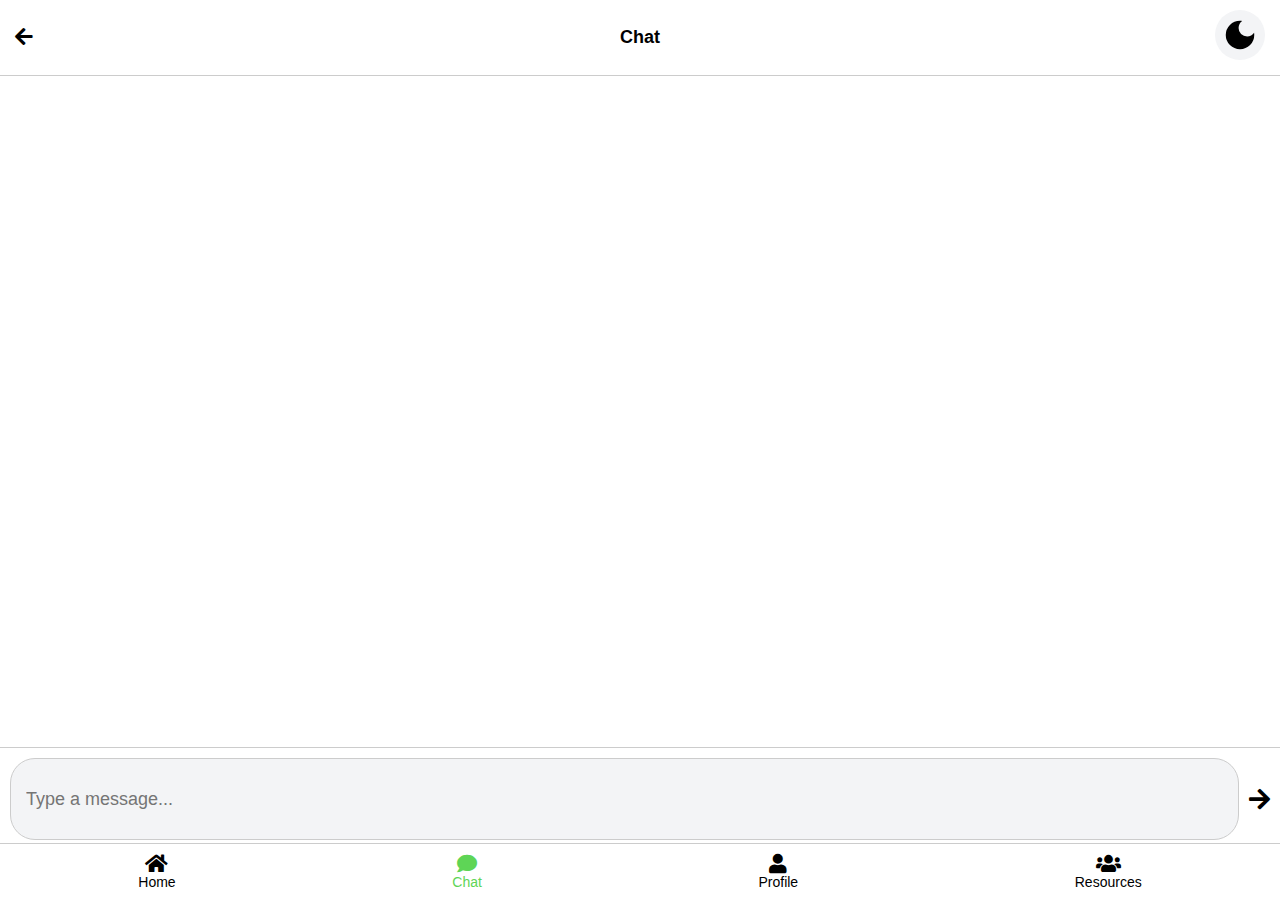
<file: chat.html>
<!DOCTYPE html>
<html lang="en">
<head>
    <meta charset="UTF-8">
    <meta name="viewport" content="width=device-width, initial-scale=1.0">
    <title>Chat Page</title>
    <link rel="stylesheet" href="chat.css">
    <link rel="stylesheet" href="https://cdnjs.cloudflare.com/ajax/libs/font-awesome/5.15.3/css/all.min.css">
    <script type="text/javascript" src="darkmode.js" defer></script>
</head>
<body>

    <!-- Dark Mode Toggle -->
    <header class="dark-mode-toggle">
        <button id="theme-switch">
            <svg xmlns="http://www.w3.org/2000/svg" height="30px" viewBox="0 -960 960 960" width="30px">
                <path d="M480-120q-150 0-255-105T120-480q0-150 105-255t255-105q14 0 27.5 1t26.5 3q-41 29-65.5 75.5T444-660q0 90 63 153t153 63q55 0 101-24.5t75-65.5q2 13 3 26.5t1 27.5q0 150-105 255T480-120Z"/>
            </svg>
            <svg xmlns="http://www.w3.org/2000/svg" height="30px" viewBox="0 -960 960 960" width="30px">
                <path d="M480-280q-83 0-141.5-58.5T280-480q0-83 58.5-141.5T480-680q83 0 141.5 58.5T680-480q0 83-58.5 141.5T480-280ZM200-440H40v-80h160v80Zm720 0H760v-80h160v80ZM440-760v-160h80v160h-80ZM256-650l-101-97 57-59 96 100-52 56Zm492 496-97-101 53-55 101 97-57 59Zm-98-550 97-101 59 57-100 96-56-52ZM154-212l101-97 55 53-97 101-59-57Z"/>
            </svg>
        </button>
    </header>
    
    <!-- Header -->
    <div class="header">
        <a href="homepage.html"><i class="fas fa-arrow-left"></i></a>
        <h1>Chat</h1>
    </div>

    <!-- Chat Content -->
    <div class="chat-container" id="chat-container">
    </div>

    <!-- Input Section -->
    <div class="chat-input">
        <input type="text" id="messageInput" placeholder="Type a message..." onkeydown="handleKeyPress(event)">
        <i class="fas fa-arrow-right" onclick="sendMessage()"></i>
    </div>

    <!-- Footer Navigation -->
    <div class="footer">
        <a href="homepage.html" class="footer-item">
            <i class="fas fa-home"></i>
            <span>Home</span>
        </a>
        <a href="chat.html" class="footer-item active">
            <i class="fas fa-comment"></i>
            <span>Chat</span>
        </a>
        <a href="profile.html" class="footer-item">
            <i class="fas fa-user"></i>
            <span>Profile</span>
        </a>
        <a href="resources.html" class="footer-item">
            <i class="fas fa-users"></i>
            <span>Resources</span>
        </a>
    </div>

    <script>
        async function sendMessage() {
            const messageInput = document.getElementById("messageInput");
            const messageText = messageInput.value.trim();
            if (messageText === "") return;
    
            appendMessage(messageText, "user-message");
            messageInput.value = "";
    
            const botMessage = appendMessage("Thinking...", "bot-message");
    
            try {
                const response = await fetch("http://localhost:5000/chat", {
                    method: "POST",
                    headers: { "Content-Type": "application/json" },
                    body: JSON.stringify({ message: messageText })
                });
    
                if (!response.ok) throw new Error("Server error: " + response.status);
    
                const data = await response.json();
                botMessage.textContent = data.reply || "No response.";
            } catch (error) {
                botMessage.textContent = "Error: Unable to get a response.";
                console.error("Chat error:", error);
            }
    
            // ✅ Ensure the chat scrolls properly after response is received
            setTimeout(scrollToBottom, 100);
        }
    
        function handleKeyPress(event) {
            if (event.key === "Enter") {
                sendMessage();
            }
        }
    
        function appendMessage(text, className) {
            const chatContainer = document.getElementById("chat-container");
            const messageDiv = document.createElement("div");
            messageDiv.className = "message " + className;
            messageDiv.textContent = text;
            chatContainer.appendChild(messageDiv);
    
            // ✅ Ensure the chat scrolls after adding a new message
            setTimeout(scrollToBottom, 50);
    
            return messageDiv;
        }
    
        // ✅ Function to always scroll to bottom
        function scrollToBottom() {
            const chatContainer = document.getElementById("chat-container");
            chatContainer.scrollTo({ top: chatContainer.scrollHeight, behavior: "smooth" });
        }
    
        // ✅ Ensure chat scrolls when page loads
        window.onload = () => {
            setTimeout(scrollToBottom, 200); // Delayed to allow content to fully load
        };
    </script>
    
    

</body>
</html>
</file>
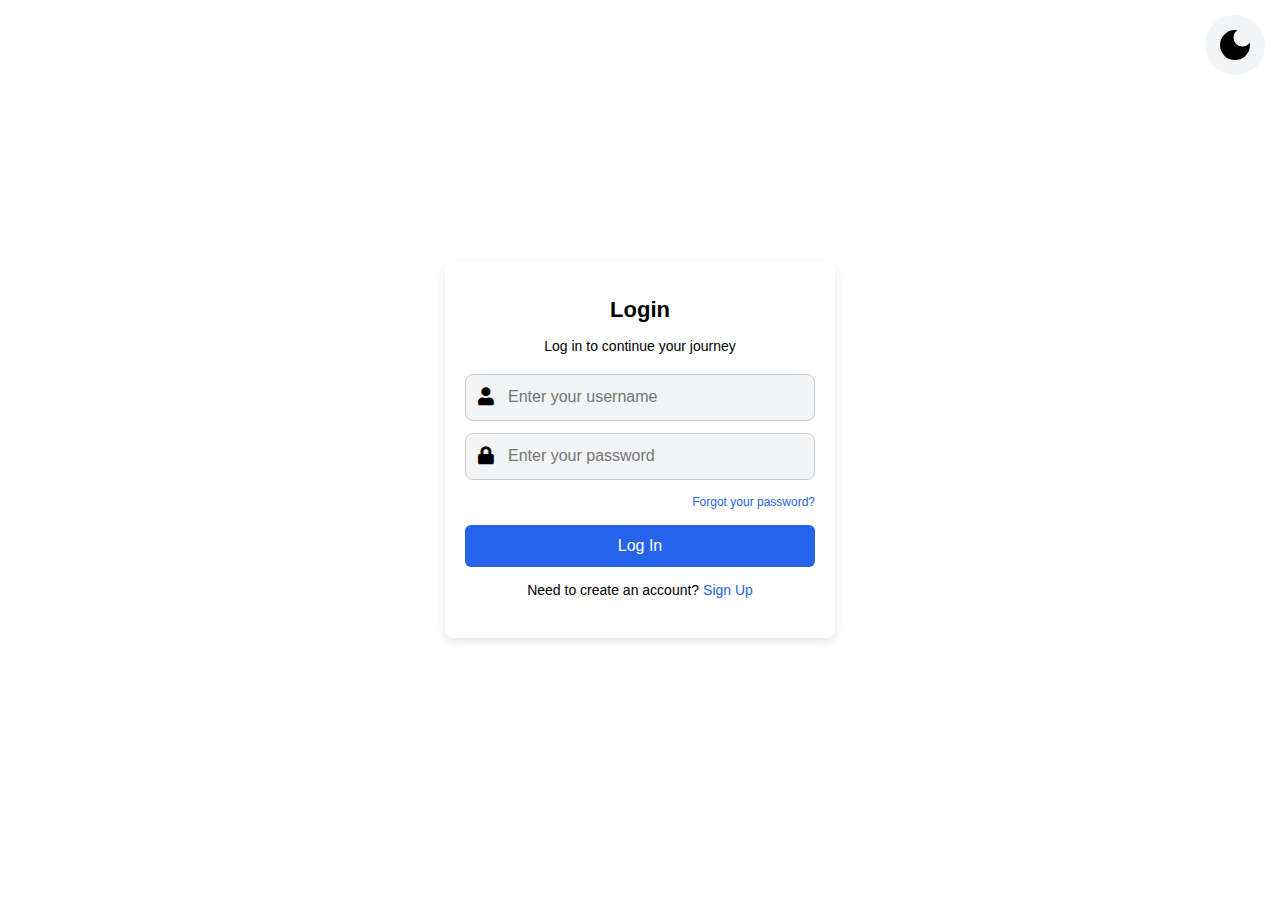
<file: login.html>
<!DOCTYPE html>
<html lang="en">
<head>
    <meta charset="UTF-8">
    <meta name="viewport" content="width=device-width, initial-scale=1.0">
    <title>Login</title>
    <link rel="stylesheet" href="login.css">
    <link rel="stylesheet" href="https://cdnjs.cloudflare.com/ajax/libs/font-awesome/5.15.3/css/all.min.css">
    <script type="text/javascript" src="darkmode.js" defer></script>
</head>
<body>

    <!-- Dark Mode Toggle -->
    <header class="dark-mode-toggle">
        <button id="theme-switch">
            <svg xmlns="http://www.w3.org/2000/svg" height="40px" viewBox="0 -960 960 960" width="40px">
                <path d="M480-120q-150 0-255-105T120-480q0-150 105-255t255-105q14 0 27.5 1t26.5 3q-41 29-65.5 75.5T444-660q0 90 63 153t153 63q55 0 101-24.5t75-65.5q2 13 3 26.5t1 27.5q0 150-105 255T480-120Z"/>
            </svg>
            <svg xmlns="http://www.w3.org/2000/svg" height="40px" viewBox="0 -960 960 960" width="40px">
                <path d="M480-280q-83 0-141.5-58.5T280-480q0-83 58.5-141.5T480-680q83 0 141.5 58.5T680-480q0 83-58.5 141.5T480-280ZM200-440H40v-80h160v80Zm720 0H760v-80h160v80ZM440-760v-160h80v160h-80Zm0 720v-160h80v160h-80ZM256-650l-101-97 57-59 96 100-52 56Zm492 496-97-101 53-55 101 97-57 59Zm-98-550 97-101 59 57-100 96-56-52ZM154-212l101-97 55 53-97 101-59-57Z"/>
            </svg>
        </button>
    </header>

    <!-- Login Form -->
    <div class="container">
        <div class="text-center">
            <h1>Login</h1>
            <p>Log in to continue your journey</p>
        </div>
        <form>
            <div class="input-group">
                <span><i class="fas fa-user"></i></span>
                <input type="text" placeholder="Enter your username">
            </div>
            <div class="input-group">
                <span><i class="fas fa-lock"></i></span>
                <input type="password" placeholder="Enter your password">
            </div>
            <div class="forgot-password">
                <a href="#">Forgot your password?</a>
            </div>
            <div>
                <a href="homepage.html" class="login-btn">Log In</a>
            </div>
        </form>
        <div class="signup-link">
            <p>Need to create an account? <a href="signup.html">Sign Up</a></p>
        </div>
    </div>

</body>
</html>
</file>
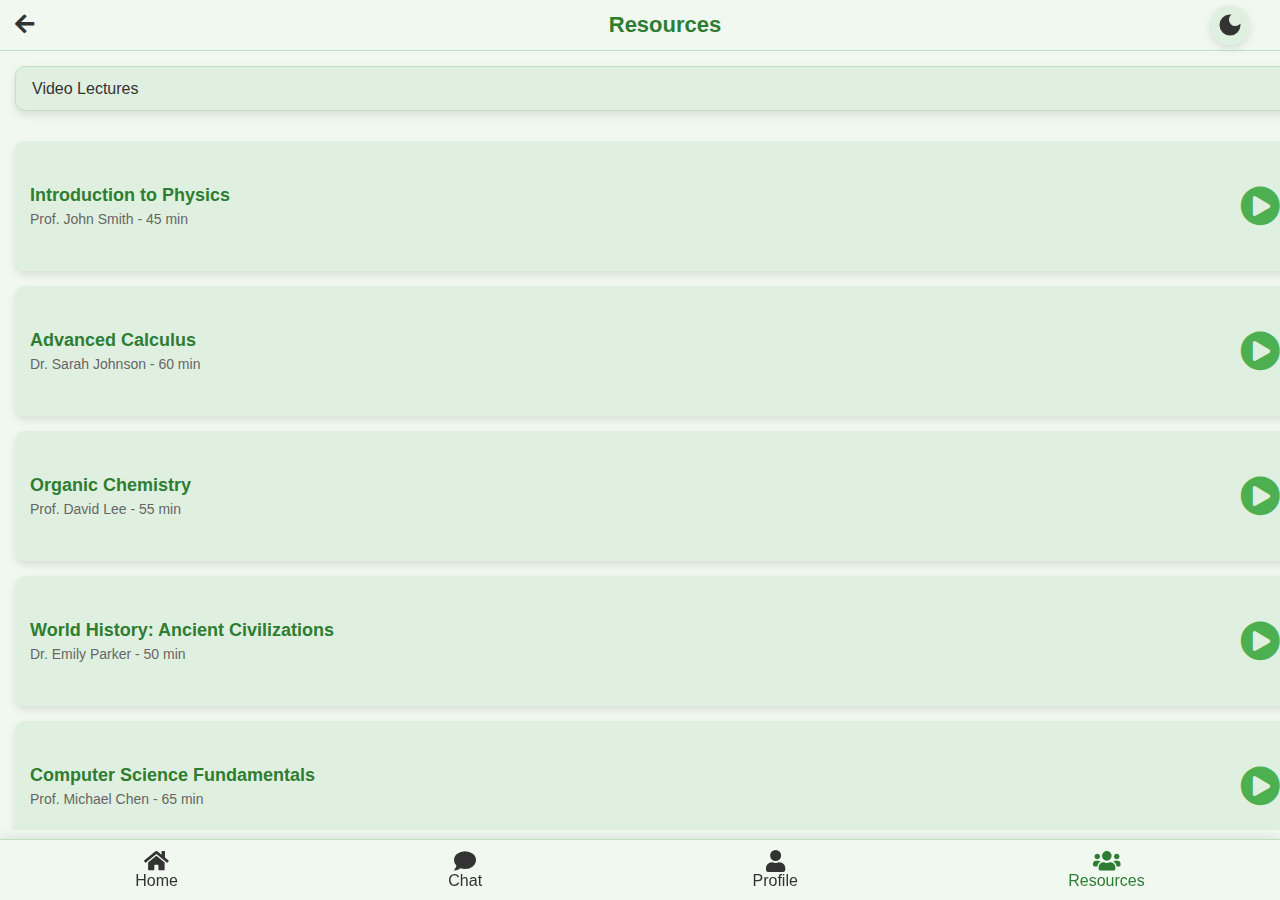
<file: resources.html>
<!DOCTYPE html>
<html lang="en">
<head>
    <meta charset="UTF-8">
    <meta name="viewport" content="width=device-width, initial-scale=1.0">
    <title>Resources</title>
    <link rel="stylesheet" href="resources.css">
    <link rel="stylesheet" href="https://cdnjs.cloudflare.com/ajax/libs/font-awesome/5.15.3/css/all.min.css">
    <script type="text/javascript" src="darkmode.js" defer></script>
</head>
<body>
    <!-- Dark Mode Toggle (Placed Outside Header) -->
    <button id="theme-switch" class="dark-mode-toggle">
        <svg xmlns="http://www.w3.org/2000/svg" height="40px" viewBox="0 -960 960 960" width="40px">
            <path d="M480-120q-150 0-255-105T120-480q0-150 105-255t255-105q14 0 27.5 1t26.5 3q-41 29-65.5 75.5T444-660q0 90 63 153t153 63q55 0 101-24.5t75-65.5q2 13 3 26.5t1 27.5q0 150-105 255T480-120Z"/>
        </svg>
        <svg xmlns="http://www.w3.org/2000/svg" height="40px" viewBox="0 -960 960 960" width="40px">
            <path d="M480-280q-83 0-141.5-58.5T280-480q0-83 58.5-141.5T480-680q83 0 141.5 58.5T680-480q0 83-58.5 141.5T480-280ZM200-440H40v-80h160v80Zm720 0H760v-80h160v80ZM440-760v-160h80v160h-80ZM256-650l-101-97 57-59 96 100-52 56Zm492 496-97-101 53-55 101 97-57 59Zm-98-550 97-101 59 57-100 96-56-52ZM154-212l101-97 55 53-97 101-59-57Z"/>
        </svg>
    </button>
    
    <div class="container">
        <!-- Header -->
        <div class="header">
            <a href="homepage.html"><i class="fas fa-arrow-left"></i></a>
            <h1>Resources</h1>
        </div>
        
        <!-- Dropdown -->
        <div class="dropdown">
            <select>
                <option>Video Lectures</option>
                <option>Notes</option>
            </select>
        </div>
        
        <!-- Video Thumbnails -->
        <div class="video-thumbnails">
            <a href="https://youtu.be/i_CijGuk7fw?si=ihzXGtQjgSB9XB5Y" class="video-link" target="_blank">
                <div class="video-box">
                    <div class="video-info">
                        <h3>Introduction to Physics</h3>
                        <p>Prof. John Smith - 45 min</p>
                    </div>
                    <i class="fas fa-play-circle"></i>
                </div>
            </a>
            
            <a href="https://www.youtube.com/watch?v=WUvTyaaNkzM" class="video-link" target="_blank">
                <div class="video-box">
                    <div class="video-info">
                        <h3>Advanced Calculus</h3>
                        <p>Dr. Sarah Johnson - 60 min</p>
                    </div>
                    <i class="fas fa-play-circle"></i>
                </div>
            </a>
            
            <a href="https://www.youtube.com/watch?v=bSMx0NS0XfY" class="video-link" target="_blank">
                <div class="video-box">
                    <div class="video-info">
                        <h3>Organic Chemistry</h3>
                        <p>Prof. David Lee - 55 min</p>
                    </div>
                    <i class="fas fa-play-circle"></i>
                </div>
            </a>
            
            <a href="https://youtu.be/qVC1Xd2p5rs?si=_FacJLx1upRdUMI1" class="video-link" target="_blank">
                <div class="video-box">
                    <div class="video-info">
                        <h3>World History: Ancient Civilizations</h3>
                        <p>Dr. Emily Parker - 50 min</p>
                    </div>
                    <i class="fas fa-play-circle"></i>
                </div>
            </a>
            
            <a href="https://www.youtube.com/watch?v=zOjov-2OZ0E" class="video-link" target="_blank">
                <div class="video-box">
                    <div class="video-info">
                        <h3>Computer Science Fundamentals</h3>
                        <p>Prof. Michael Chen - 65 min</p>
                    </div>
                    <i class="fas fa-play-circle"></i>
                </div>
            </a>
            
            <a href="https://youtu.be/Z5vQFycU-do?si=c9T7AskFLB3j8VmT" class="video-link" target="_blank">
                <div class="video-box">
                    <div class="video-info">
                        <h3>Introduction to Psychology</h3>
                        <p>Dr. Rebecca Wilson - 45 min</p>
                    </div>
                    <i class="fas fa-play-circle"></i>
                </div>
            </a>
        </div>
        
        <!-- Footer Navigation -->
        <div class="footer">
            <a href="homepage.html" class="footer-item">
                <i class="fas fa-home"></i>
                <span>Home</span>
            </a>
            <a href="chat.html" class="footer-item">
                <i class="fas fa-comment"></i>
                <span>Chat</span>
            </a>
            <a href="profile.html" class="footer-item">
                <i class="fas fa-user"></i>
                <span>Profile</span>
            </a>
            <a href="resources.html" class="footer-item active">
                <i class="fas fa-users"></i>
                <span>Resources</span>
            </a>
        </div>
    </div>
</body>
</html>
</file>
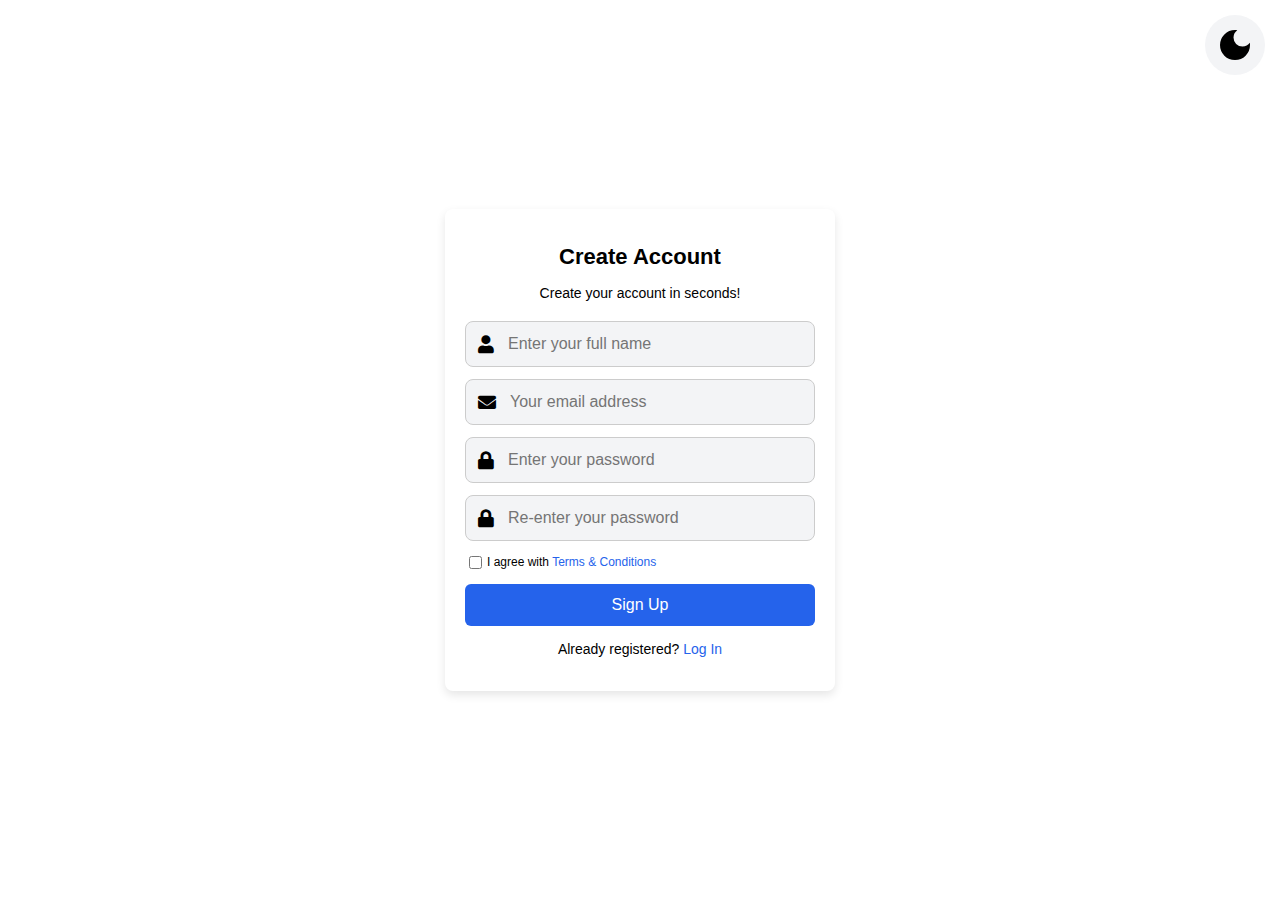
<file: signup.html>
<!DOCTYPE html>
<html lang="en">
<head>
    <meta charset="UTF-8">
    <meta name="viewport" content="width=device-width, initial-scale=1.0">
    <title>Create Account</title>
    <link rel="stylesheet" href="signup.css">
    <link rel="stylesheet" href="https://cdnjs.cloudflare.com/ajax/libs/font-awesome/5.15.3/css/all.min.css">
    <script type="text/javascript" src="darkmode.js" defer></script>
</head>
<body>
    <!-- Dark Mode Toggle -->
    <header class="dark-mode-toggle">
        <button id="theme-switch">
            <svg xmlns="http://www.w3.org/2000/svg" height="40px" viewBox="0 -960 960 960" width="24px">
                <path d="M480-120q-150 0-255-105T120-480q0-150 105-255t255-105q14 0 27.5 1t26.5 3q-41 29-65.5 75.5T444-660q0 90 63 153t153 63q55 0 101-24.5t75-65.5q2 13 3 26.5t1 27.5q0 150-105 255T480-120Z"/>
            </svg>
            <svg xmlns="http://www.w3.org/2000/svg" height="24px" viewBox="0 -960 960 960" width="24px">
                <path d="M480-280q-83 0-141.5-58.5T280-480q0-83 58.5-141.5T480-680q83 0 141.5 58.5T680-480q0 83-58.5 141.5T480-280ZM200-440H40v-80h160v80Zm720 0H760v-80h160v80ZM440-760v-160h80v160h-80Zm0 720v-160h80v160h-80ZM256-650l-101-97 57-59 96 100-52 56Zm492 496-97-101 53-55 101 97-57 59Zm-98-550 97-101 59 57-100 96-56-52ZM154-212l101-97 55 53-97 101-59-57Z"/>
            </svg>
        </button>
    </header>

    <div class="container">
        <div class="header">
            <h1>Create Account</h1>
            <p>Create your account in seconds!</p>
        </div>
        <form>
            <div class="input-group">
                <i class="fas fa-user"></i>
                <input type="text" placeholder="Enter your full name">
            </div>
            <div class="input-group">
                <i class="fas fa-envelope"></i>
                <input type="email" placeholder="Your email address">
            </div>
            <div class="input-group">
                <i class="fas fa-lock"></i>
                <input type="password" placeholder="Enter your password">
            </div>
            <div class="input-group">
                <i class="fas fa-lock"></i>
                <input type="password" placeholder="Re-enter your password">
            </div>
            <div class="checkbox-group">
                <input type="checkbox" id="terms">
                <label for="terms">
                    I agree with <a href="terms.html">Terms & Conditions</a>
                </label>
            </div>
            <a class="signup-btn" href="homepage.html">Sign Up</a>
        </form>
        <div class="footer">
            <p>Already registered? <a href="login.html">Log In</a></p>
        </div>
    </div>
</body>
</html>
</file>
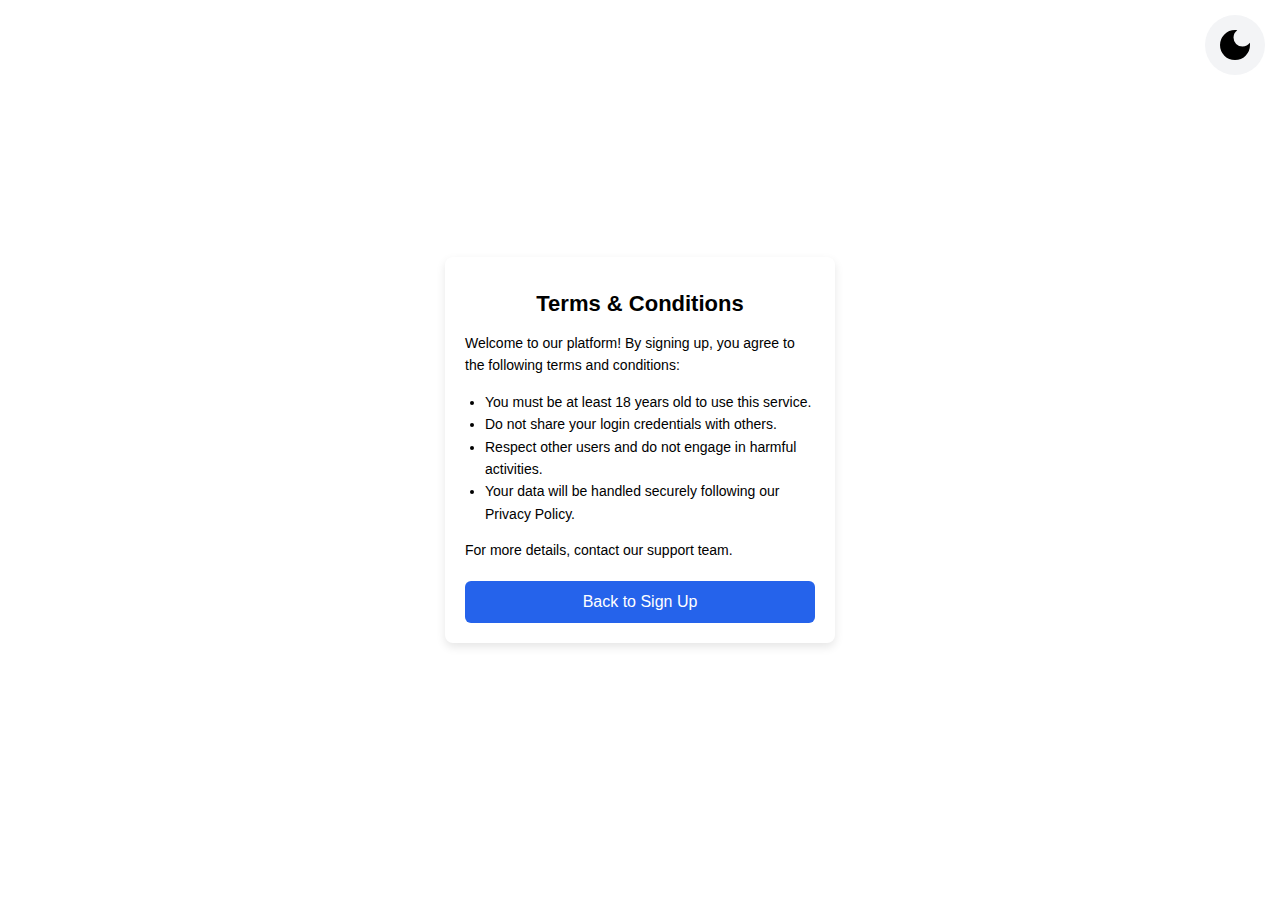
<file: terms.html>
<!DOCTYPE html>
<html lang="en">
<head>
    <meta charset="UTF-8">
    <meta name="viewport" content="width=device-width, initial-scale=1.0">
    <title>Terms & Conditions</title>
    <link rel="stylesheet" href="signup.css">
    <script type="text/javascript" src="darkmode.js" defer></script>
</head>
<body>
    <!-- Dark Mode Toggle -->
    <header class="dark-mode-toggle">
        <button id="theme-switch">
            <svg xmlns="http://www.w3.org/2000/svg" height="40px" viewBox="0 -960 960 960" width="24px">
                <path d="M480-120q-150 0-255-105T120-480q0-150 105-255t255-105q14 0 27.5 1t26.5 3q-41 29-65.5 75.5T444-660q0 90 63 153t153 63q55 0 101-24.5t75-65.5q2 13 3 26.5t1 27.5q0 150-105 255T480-120Z"/>
            </svg>
            <svg xmlns="http://www.w3.org/2000/svg" height="24px" viewBox="0 -960 960 960" width="24px">
                <path d="M480-280q-83 0-141.5-58.5T280-480q0-83 58.5-141.5T480-680q83 0 141.5 58.5T680-480q0 83-58.5 141.5T480-280ZM200-440H40v-80h160v80Zm720 0H760v-80h160v80ZM440-760v-160h80v160h-80Zm0 720v-160h80v160h-80ZM256-650l-101-97 57-59 96 100-52 56Zm492 496-97-101 53-55 101 97-57 59Zm-98-550 97-101 59 57-100 96-56-52ZM154-212l101-97 55 53-97 101-59-57Z"/>
            </svg>
        </button>
    </header>

    <div class="container">
        <div class="header">
            <h1>Terms & Conditions</h1>
        </div>
        <div class="terms-content">
            <p>Welcome to our platform! By signing up, you agree to the following terms and conditions:</p>
            <ul>
                <li>You must be at least 18 years old to use this service.</li>
                <li>Do not share your login credentials with others.</li>
                <li>Respect other users and do not engage in harmful activities.</li>
                <li>Your data will be handled securely following our Privacy Policy.</li>
            </ul>
            <p>For more details, contact our support team.</p>
        </div>
        <a class="signup-btn" href="signup.html">Back to Sign Up</a>
    </div>
</body>
</html>
</file>
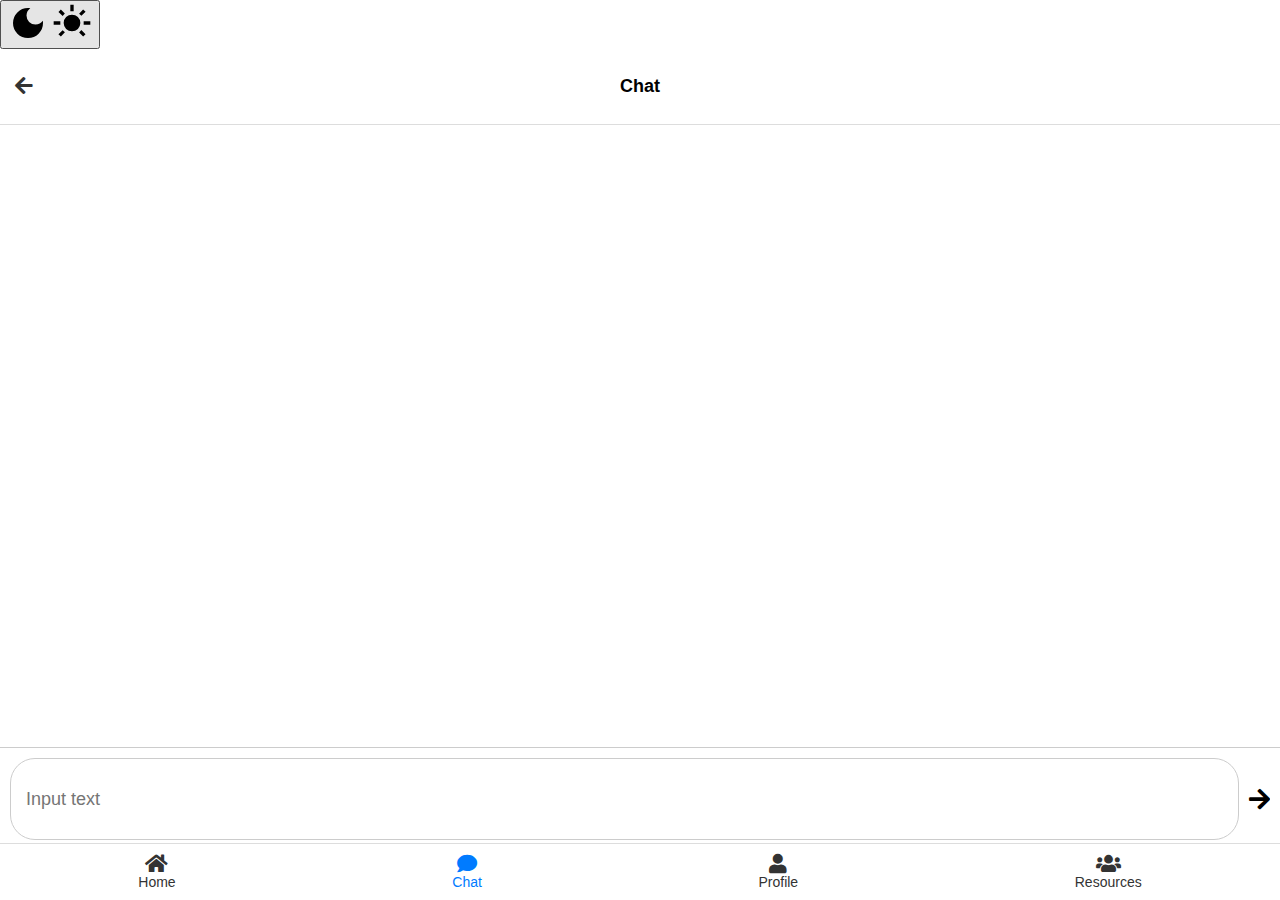
<file: FrontEnd/chat.html>
<!DOCTYPE html>
<html lang="en">
<head>
    <meta charset="UTF-8">
    <meta name="viewport" content="width=device-width, initial-scale=1.0">
    <title>Chat Page</title>
    <link rel="stylesheet" href="chat.css">
    <link rel="stylesheet" href="https://cdnjs.cloudflare.com/ajax/libs/font-awesome/5.15.3/css/all.min.css">
    <script type="text/javascript" src="darkmode.js" defer></script>
</head>
<body>
    <!-- Dark Mode Toggle -->
    <header class="dark-mode-toggle">
        <button id="theme-switch">
            <svg xmlns="http://www.w3.org/2000/svg" height="40px" viewBox="0 -960 960 960" width="40px">
                <path d="M480-120q-150 0-255-105T120-480q0-150 105-255t255-105q14 0 27.5 1t26.5 3q-41 29-65.5 75.5T444-660q0 90 63 153t153 63q55 0 101-24.5t75-65.5q2 13 3 26.5t1 27.5q0 150-105 255T480-120Z"/>
            </svg>
            <svg xmlns="http://www.w3.org/2000/svg" height="40px" viewBox="0 -960 960 960" width="40px">
                <path d="M480-280q-83 0-141.5-58.5T280-480q0-83 58.5-141.5T480-680q83 0 141.5 58.5T680-480q0 83-58.5 141.5T480-280ZM200-440H40v-80h160v80Zm720 0H760v-80h160v80ZM440-760v-160h80v160h-80ZM256-650l-101-97 57-59 96 100-52 56Zm492 496-97-101 53-55 101 97-57 59Zm-98-550 97-101 59 57-100 96-56-52ZM154-212l101-97 55 53-97 101-59-57Z"/>
            </svg>
        </button>
    </header>
    
    <!-- Header -->
    <div class="header">
        <a href="homepage.html"><i class="fas fa-arrow-left"></i></a>
        <h1>Chat</h1>
    </div>

    <!-- Chat Content -->
    <div class="chat-container">
        <!-- Chat messages will appear here -->
    </div>

    <!-- Input Section -->
    <div class="chat-input">
        <input type="text" placeholder="Input text">
        <i class="fas fa-arrow-right"></i>
    </div>

    <!-- Footer Navigation -->
    <div class="footer">
        <a href="homepage.html" class="footer-item">
            <i class="fas fa-home"></i>
            <span>Home</span>
        </a>
        <a href="chat.html" class="footer-item active">
            <i class="fas fa-comment"></i>
            <span>Chat</span>
        </a>
        <a href="profile.html" class="footer-item">
            <i class="fas fa-user"></i>
            <span>Profile</span>
        </a>
        <a href="resources.html" class="footer-item">
            <i class="fas fa-users"></i>
            <span>Resources</span>
        </a>
    </div>
    
</body>
</html>
</file>
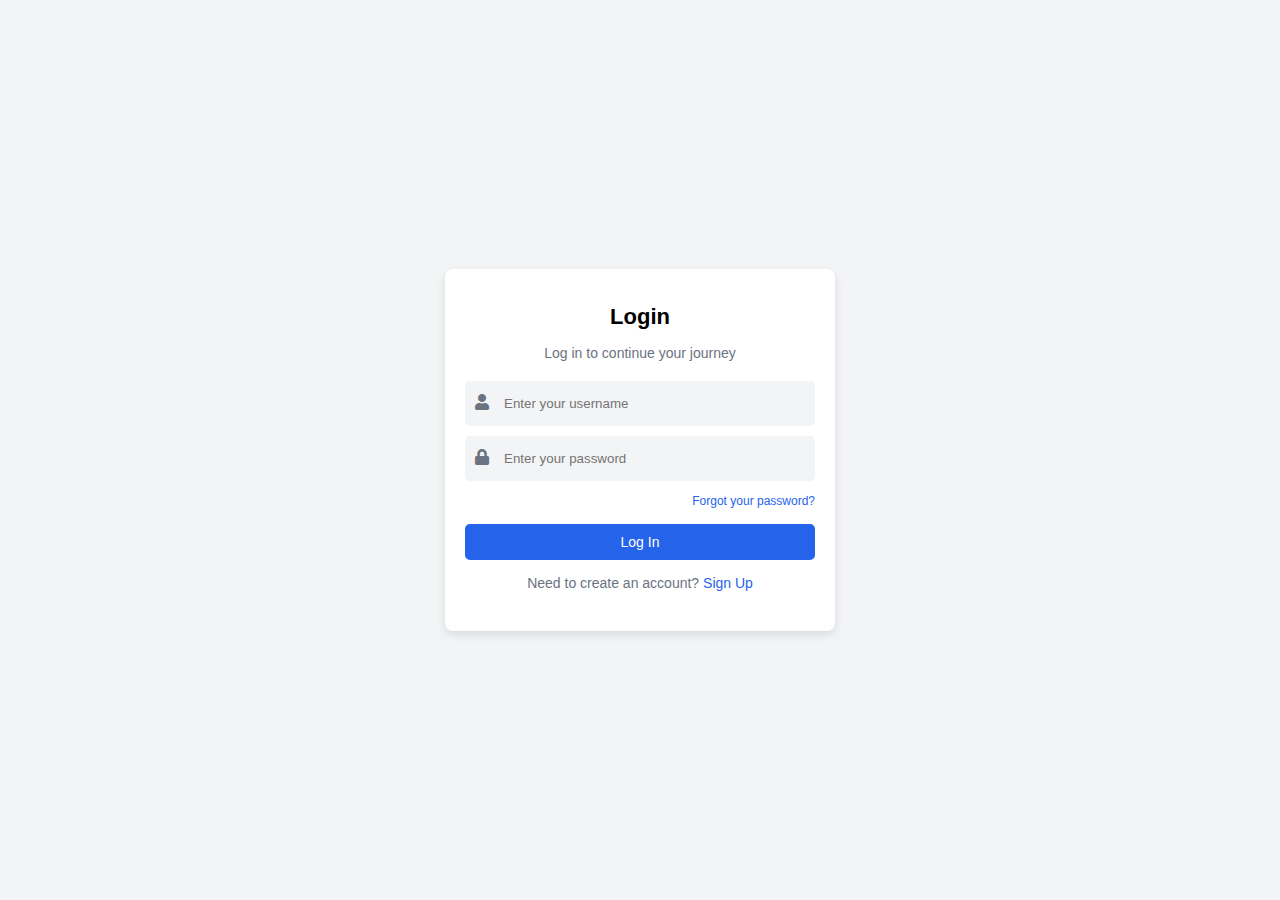
<file: FrontEnd/login.html>
<!DOCTYPE html>
<html lang="en">
<head>
    <meta charset="UTF-8">
    <meta name="viewport" content="width=device-width, initial-scale=1.0">
    <title>Login</title>
    <link rel="stylesheet" href="login.css">
    <link rel="stylesheet" href="https://cdnjs.cloudflare.com/ajax/libs/font-awesome/5.15.3/css/all.min.css">
</head>
<body>
    <div class="container">
        <div class="text-center">
            <h1>Login</h1>
            <p>Log in to continue your journey</p>
        </div>
        <form>
            <div class="input-group">
                <span><i class="fas fa-user"></i></span>
                <input type="text" placeholder="Enter your username">
            </div>
            <div class="input-group">
                <span><i class="fas fa-lock"></i></span>
                <input type="password" placeholder="Enter your password">
            </div>
            <div class="forgot-password">
                <a href="#">Forgot your password?</a>
            </div>
            <div>
                <a href="homepage.html" class="login-btn">Log In</a>
            </div>
        </form>
        <div class="signup-link">
            <p>Need to create an account? <a href="signup.html">Sign Up</a></p>
        </div>
    </div>
</body>
</html>
</file>
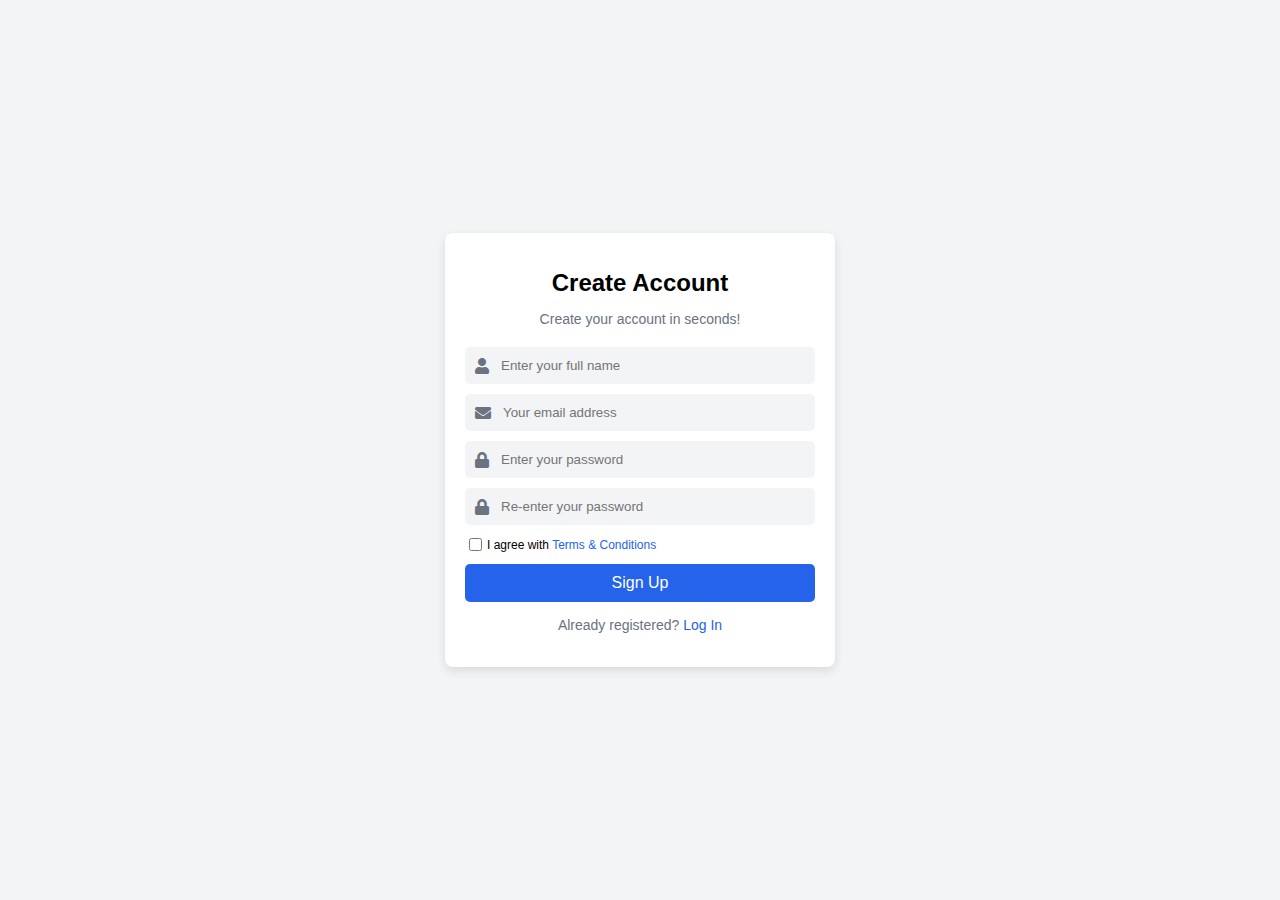
<file: FrontEnd/signup.html>
<!DOCTYPE html>
<html lang="en">
<head>
    <meta charset="UTF-8">
    <meta name="viewport" content="width=device-width, initial-scale=1.0">
    <title>Create Account</title>
    <link rel="stylesheet" href="signup.css">
    <link rel="stylesheet" href="https://cdnjs.cloudflare.com/ajax/libs/font-awesome/5.15.3/css/all.min.css">
</head>
<body>
    <div class="container">
        <div class="header">
            <h1>Create Account</h1>
            <p>Create your account in seconds!</p>
        </div>
        <form>
            <div class="input-group">
                <i class="fas fa-user"></i>
                <input type="text" placeholder="Enter your full name">
            </div>
            <div class="input-group">
                <i class="fas fa-envelope"></i>
                <input type="email" placeholder="Your email address">
            </div>
            <div class="input-group">
                <i class="fas fa-lock"></i>
                <input type="password" placeholder="Enter your password">
            </div>
            <div class="input-group">
                <i class="fas fa-lock"></i>
                <input type="password" placeholder="Re-enter your password">
            </div>
            <div class="checkbox-group">
                <input type="checkbox" id="terms">
                <label for="terms">
                    I agree with <a href="#">Terms & Conditions</a>
                </label>
            </div>
            <a class="signup-btn" href="homepage.html">Sign Up</a>
            
        </form>
        <div class="footer">
            <p>Already registered? <a href="login.html">Log In</a></p>
        </div>
    </div>
</body>
</html>
</file>
<file: chat.css>
/* Light Mode (Default) */
:root {
    --background-color: white;
    --text-color: black;
    --input-bg: #f3f4f6;
    --button-bg: #5ed556;
    --button-text: white;
    --border-color: #ccc;
}

/* Dark Mode */
.darkmode {
    --background-color: #070b1d;
    --text-color: white;
    --input-bg: #101425;
    --button-bg: #37ff00;
    --button-text: white;
    --border-color: #555;
}

/* Global Styles */
body {
    margin: 0;
    padding: 0;
    font-family: Arial, sans-serif;
    background-color: var(--background-color);
    color: var(--text-color);
    display: flex;
    flex-direction: column;
    height: 100vh;
    overflow: hidden; /* Prevents unnecessary scrolling */
}

/* Container */
.container {
    width: 100%;
    height: 100%;
    display: flex;
    flex-direction: column;
}

/* Dark Mode Toggle */
.dark-mode-toggle {
    position: absolute;
    top: 10px;
    right: 15px;
    z-index: 100;
}

#theme-switch {
    height: 50px;
    width: 50px;
    border-radius: 50%;
    background-color: var(--input-bg);
    display: flex;
    justify-content: center;
    align-items: center;
    border: none;
    cursor: pointer;
}

#theme-switch svg {
    fill: var(--text-color);
    width: 40px;
    height: 40px;
}

#theme-switch svg:last-child {
    display: none;
}

.darkmode #theme-switch svg:first-child {
    display: none;
}

.darkmode #theme-switch svg:last-child {
    display: block;
}

/* Header */
.header {
    display: flex;
    justify-content: center;
    align-items: center;
    padding: 15px;
    border-bottom: 1px solid var(--border-color);
    background-color: var(--background-color);
    color: var(--text-color);
    position: relative;
}

.header h1 {
    font-size: 18px;
    font-weight: bold;
    text-align: center;
    flex-grow: 1;
}

.header a {
    position: absolute;
    left: 15px;
    font-size: 20px;
    color: var(--text-color);
    text-decoration: none;
}

/* Chat Container */
.chat-container {
    flex-grow: 1;
    padding: 15px;
    overflow-y: auto;
    display: flex;
    flex-direction: column;
    max-height: calc(100vh - 150px);
    height: 100%;
    scroll-behavior: smooth; /* Smooth scrolling */
}



/* Messages */
.message {
    padding: 10px;
    border-radius: 10px;
    margin-bottom: 10px;
    max-width: 70%;
}

.user-message {
    background: var(--button-bg);
    color: var(--button-text);
    align-self: flex-end;
    text-align: right;
}

.bot-message {
    background: var(--input-bg);
    color: var(--text-color);
    align-self: flex-start;
}

/* Chat Input */
.chat-input {
    display: flex;
    align-items: center;
    justify-content: space-between;
    position: fixed;
    bottom: 50px;
    left: 0;
    right: 0;
    background: var(--background-color);
    padding: 10px;
    border-top: 1px solid var(--border-color);
}

.chat-input input {
    flex-grow: 1;
    height: 50px;
    padding: 15px;
    font-size: 18px;
    border: 1px solid var(--border-color);
    border-radius: 25px;
    outline: none;
    background: var(--input-bg);
    color: var(--text-color);
}

.chat-input i {
    font-size: 24px;
    margin-left: 10px;
    cursor: pointer;
    color: var(--text-color);
}

/* Footer Navigation */
.footer {
    display: flex;
    justify-content: space-around;
    background: var(--background-color);
    padding: 10px 0;
    border-top: 1px solid var(--border-color);
    position: fixed;
    bottom: 0;
    left: 0;
    right: 0;
}

.footer-item {
    text-align: center;
    color: var(--text-color);
    text-decoration: none;
    font-size: 14px;
}

.footer-item i {
    display: block;
    font-size: 20px;
}

.footer-item.active {
    color: var(--button-bg);
}
</file>
<file: login.css>
/* Base Light Mode Styles */
:root {
    --background-color: white;
    --text-color: black;
    --input-bg: #f3f4f6;
    --button-bg: #2563eb;
    --button-text: white;
    --border-color: #ccc;
    --container-bg: white; /* Box visible in light mode */
}

/* Dark Mode Styles */
.darkmode {
    --background-color: #070b1d;
    --text-color: white;
    --input-bg: #101425;
    --button-bg: #0071ff;
    --button-text: white;
    --border-color: #555;
    --container-bg: #101425; /* Box now visible in dark mode */
}

/* Body Styling */
body {
    margin: 0;
    padding: 0;
    min-height: 100vh;
    background-color: var(--background-color);
    color: var(--text-color);
    font-family: Arial, sans-serif;
    display: flex;
    justify-content: center;
    align-items: center;
    flex-direction: column;
}

/* Dark Mode Toggle */
.dark-mode-toggle {
    position: absolute;
    top: 15px;
    right: 15px;
}

#theme-switch {
    height: 60px;
    width: 60px;
    border-radius: 50%;
    background-color: var(--input-bg);
    display: flex;
    justify-content: center;
    align-items: center;
    border: none;
    cursor: pointer;
}

#theme-switch svg {
    fill: var(--text-color);
    width: 40px;
    height: 40px;
}

#theme-switch svg:last-child {
    display: none;
}

.darkmode #theme-switch svg:first-child {
    display: none;
}

.darkmode #theme-switch svg:last-child {
    display: block;
}

/* Container (Fix for Dark Mode Visibility) */
.container {
    background-color: var(--container-bg);
    padding: 20px;
    border-radius: 8px;
    box-shadow: 0px 4px 10px rgba(0, 0, 0, 0.1);
    width: 100%;
    max-width: 350px;
    text-align: center;
}

/* Header */
h1 {
    font-size: 22px;
    font-weight: bold;
}

p {
    color: var(--text-color);
    font-size: 14px;
    margin-bottom: 20px;
}

/* Input Fields */
.input-group {
    display: flex;
    align-items: center;
    background-color: var(--input-bg);
    padding: 12px;
    border-radius: 8px;
    border: 1px solid var(--border-color);
    margin-bottom: 12px;
}

.input-group span {
    color: var(--text-color);
    margin-right: 12px;
    font-size: 18px;
}

.input-group input {
    border: none;
    outline: none;
    background: none;
    color: var(--text-color);
    font-size: 16px;
    flex: 1;
}

/* Forgot Password */
.forgot-password {
    text-align: right;
    margin-bottom: 15px;
}

.forgot-password a {
    color: var(--button-bg);
    font-size: 12px;
    text-decoration: none;
}

.forgot-password a:hover {
    text-decoration: underline;
}

/* Login Button */
/* Login Button with Subtle Shine & Forward Effect */
.login-btn {
    display: block;
    background-color: var(--button-bg);
    color: var(--button-text);
    text-decoration: none;
    padding: 12px;
    border-radius: 6px;
    text-align: center;
    font-size: 16px;
    margin-top: 12px;
    position: relative;
    overflow: hidden;
    transition: transform 0.2s ease, box-shadow 0.2s ease;
}

.login-btn:hover {
    transform: translateY(-2px);
    box-shadow: 0 3px 10px rgba(37, 99, 235, 0.3);
}

/* Subtle Shine Effect */
.login-btn::before {
    content: "";
    position: absolute;
    top: 0;
    left: -150%;
    width: 50%;
    height: 100%;
    background: rgba(255, 255, 255, 0.15);
    transform: skewX(-20deg);
    transition: left 0.5s ease-in-out;
}

.login-btn:hover::before {
    left: 120%;
}

/* Signup Link */
.signup-link {
    margin-top: 15px;
    font-size: 14px;
    color: var(--text-color);
}

.signup-link a {
    color: var(--button-bg);
    text-decoration: none;
}

.signup-link a:hover {
    text-decoration: underline;
}
</file>
<file: signup.css>
/* Base Light Mode Styles */
:root {
    --background-color: white;
    --text-color: black;
    --input-bg: #f3f4f6;
    --button-bg: #2563eb;
    --button-text: white;
    --border-color: #ccc;
    --container-bg: white; /* Box visible in light mode */
}

/* Dark Mode Styles */
.darkmode {
    --background-color: #070b1d;
    --text-color: white;
    --input-bg: #101425;
    --button-bg: #0071ff;
    --button-text: white;
    --border-color: #555;
    --container-bg: #101425; /* Box now visible in dark mode */
}

/* Body Styling */
body {
    margin: 0;
    padding: 0;
    min-height: 100vh;
    background-color: var(--background-color);
    color: var(--text-color);
    font-family: Arial, sans-serif;
    display: flex;
    justify-content: center;
    align-items: center;
    flex-direction: column;
}

/* Dark Mode Toggle */
.dark-mode-toggle {
    position: absolute;
    top: 15px;
    right: 15px;
}

#theme-switch {
    height: 60px;
    width: 60px;
    border-radius: 50%;
    background-color: var(--input-bg);
    display: flex;
    justify-content: center;
    align-items: center;
    border: none;
    cursor: pointer;
}

#theme-switch svg {
    fill: var(--text-color);
    width: 40px;
    height: 40px;
}

#theme-switch svg:last-child {
    display: none;
}

.darkmode #theme-switch svg:first-child {
    display: none;
}

.darkmode #theme-switch svg:last-child {
    display: block;
}

/* Container (Fix for Dark Mode Visibility) */
.container {
    background-color: var(--container-bg);
    padding: 20px;
    border-radius: 8px;
    box-shadow: 0px 4px 10px rgba(0, 0, 0, 0.1);
    width: 100%;
    max-width: 350px;
    text-align: center;
}

/* Header */
.header h1 {
    font-size: 22px;
    font-weight: bold;
}

.header p {
    color: var(--text-color);
    font-size: 14px;
    margin-bottom: 20px;
}

/* Input Fields */
.input-group {
    display: flex;
    align-items: center;
    background-color: var(--input-bg);
    padding: 12px;
    border-radius: 8px;
    border: 1px solid var(--border-color);
    margin-bottom: 12px;
}

.input-group i {
    color: var(--text-color);
    margin-right: 12px;
    font-size: 18px;
}

.input-group input {
    border: none;
    outline: none;
    background: none;
    color: var(--text-color);
    font-size: 16px;
    flex: 1;
}

/* Checkbox */
.checkbox-group {
    display: flex;
    align-items: center;
    font-size: 12px;
    margin: 10px 0;
    color: var(--text-color);
}

.checkbox-group input {
    margin-right: 5px;
}

.checkbox-group a {
    color: var(--button-bg);
    text-decoration: none;
}

.checkbox-group a:hover {
    text-decoration: underline;
}

.signup-btn {
    display: block;
    background-color: var(--button-bg);
    color: var(--button-text);
    text-decoration: none;
    padding: 12px;
    border-radius: 6px;
    text-align: center;
    font-size: 16px;
    margin-top: 12px;
    position: relative;
    overflow: hidden;
    transition: transform 0.2s ease, box-shadow 0.2s ease;
}

.signup-btn:hover {
    transform: translateY(-2px);
    box-shadow: 0 3px 10px rgba(37, 99, 235, 0.3);
}

/* Subtle Shine Effect */
.signup-btn::before {
    content: "";
    position: absolute;
    top: 0;
    left: -150%;
    width: 50%;
    height: 100%;
    background: rgba(255, 255, 255, 0.15);
    transform: skewX(-20deg);
    transition: left 0.5s ease-in-out;
}

.signup-btn:hover::before {
    left: 120%;
}

/* Footer */
.footer {
    margin-top: 15px;
    font-size: 14px;
    color: var(--text-color);
}

.footer a {
    color: var(--button-bg);
    text-decoration: none;
}

.footer a:hover {
    text-decoration: underline;
}
.terms-content {
    text-align: left;
    font-size: 14px;
    line-height: 1.6;
    margin-bottom: 20px;
}

.terms-content ul {
    padding-left: 20px;
}
</file>
<file: FrontEnd/chat.css>
body, html {
    margin: 0;
    padding: 0;
    font-family: Arial, sans-serif;
    background: white;
    height: 100vh;
    display: flex;
    flex-direction: column;
}

/* Header */
.header {
    display: flex;
    justify-content: center; 
    align-items: center;
    padding: 15px;
    border-bottom: 1px solid #ddd;
    position: relative; 
}

.header h1 {
    font-size: 18px;
    font-weight: bold;
    text-align: center;
    flex-grow: 1; 
}

.header a {
    position: absolute;
    left: 15px; 
    font-size: 20px;
    color: #333;
    text-decoration: none;
}

/* Chat Container */
.chat-container {
    flex-grow: 1;
    padding: 15px;
    overflow-y: auto;
    max-height: 70vh;
    text-align: center;
}

/* Messages */
.message {
    padding: 10px;
    border-radius: 10px;
    margin-bottom: 10px;
    max-width: 70%;
}

.user-message {
    background: #007bff;
    color: white;
    align-self: flex-end;
    text-align: right;
}

.bot-message {
    background: #f1f1f1;
    color: black;
    align-self: flex-start;
}

/* Chat Input */
.chat-input {
    display: flex; 
    align-items: center;
    justify-content: space-between;
    position: fixed;
    bottom: 50px; 
    left: 0;
    right: 0;
    background: white;
    padding: 10px;
    border-top: 1px solid #ccc;
}

.chat-input input {
    flex-grow: 1; 
    height: 50px; 
    padding: 15px;
    font-size: 18px;
    border: 1px solid #ccc;
    border-radius: 25px; 
    outline: none;
    width: 100%; 
    text-align: left; 
}

.chat-input i {
    font-size: 24px; 
    margin-left: 10px; 
    cursor: pointer;
}

/* Footer Navigation */
.footer {
    display: flex;
    justify-content: space-around;
    background: white;
    padding: 10px 0;
    border-top: 1px solid #ddd;
    position: fixed;
    bottom: 0;
    left: 0;
    right: 0;
}

.footer-item {
    text-align: center;
    color: #333;
    text-decoration: none;
    font-size: 14px;
}

.footer-item i {
    display: block;
    font-size: 20px;
}

.footer-item.active {
    color: #007bff;
}
</file>
<file: FrontEnd/login.css>
body {
    font-family: Arial, sans-serif;
    background-color: #f3f4f6;
    display: flex;
    justify-content: center;
    align-items: center;
    height: 100vh;
    margin: 0;
}

/* Container */
.container {
    background-color: white;
    padding: 20px;
    border-radius: 8px;
    box-shadow: 0px 4px 10px rgba(0, 0, 0, 0.1);
    width: 100%;
    max-width: 350px;
    text-align: center;
}

/* Header */
h1 {
    font-size: 22px;
    font-weight: bold;
}

p {
    color: #6b7280;
    font-size: 14px;
    margin-bottom: 20px;
}

/* Input Fields */
.input-group {
    display: flex;
    align-items: center;
    background-color: #f3f4f6;
    padding: 10px;
    border-radius: 5px;
    margin-bottom: 10px;
}

.input-group span {
    color: #6b7280;
    margin-right: 10px;
}

.input-group input {
    border: none;
    outline: none;
    background: none;
    flex: 1;
    padding: 5px;
}

/* Forgot Password */
.forgot-password {
    text-align: right;
    margin-bottom: 15px;
}

.forgot-password a {
    color: #2563eb;
    font-size: 12px;
    text-decoration: none;
}

.forgot-password a:hover {
    text-decoration: underline;
}

/* Login Button */
.login-btn {
    display: block;
    background-color: #2563eb;
    color: white;
    text-decoration: none;
    padding: 10px;
    border-radius: 5px;
    text-align: center;
    font-size: 14px;
    margin-top: 10px;
}

.login-btn:hover {
    background-color: #1e3a8a;
}

/* Signup Link */
.signup-link {
    margin-top: 15px;
    font-size: 14px;
    color: #6b7280;
}

.signup-link a {
    color: #2563eb;
    text-decoration: none;
}

.signup-link a:hover {
    text-decoration: underline;
}
</file>
<file: FrontEnd/signup.css>
body {
    font-family: Arial, sans-serif;
    background-color: #f3f4f6;
    display: flex;
    justify-content: center;
    align-items: center;
    height: 100vh;
    margin: 0;
}

/* Container */
.container {
    background-color: #ffffff;
    padding: 20px;
    border-radius: 8px;
    box-shadow: 0px 4px 10px rgba(0, 0, 0, 0.1);
    width: 100%;
    max-width: 350px;
    text-align: center;
}

/* Header */
.header h1 {
    font-size: 24px;
    margin-bottom: 5px;
}

.header p {
    color: #6b7280;
    font-size: 14px;
    margin-bottom: 20px;
}

/* Input Fields */
.input-group {
    display: flex;
    align-items: center;
    background-color: #f3f4f6;
    padding: 10px;
    border-radius: 5px;
    margin-bottom: 10px;
}

.input-group i {
    color: #6b7280;
    margin-right: 10px;
}

.input-group input {
    border: none;
    outline: none;
    background: none;
    flex: 1;
}

/* Checkbox */
.checkbox-group {
    display: flex;
    align-items: center;
    font-size: 12px;
    margin: 10px 0;
}

.checkbox-group input {
    margin-right: 5px;
}

.checkbox-group a {
    color: #2563eb;
    text-decoration: none;
}

/* Sign Up Button */
.signup-btn {
    display: block;
    background-color: #2563eb;
    color: #ffffff;
    text-decoration: none;
    padding: 10px;
    border-radius: 5px;
    text-align: center;
    margin-top: 10px;
}

.signup-btn:hover {
    background-color: #1e3a8a;
}

/* Footer */
.footer {
    margin-top: 15px;
    font-size: 14px;
    color: #6b7280;
}

.footer a {
    color: #2563eb;
    text-decoration: none;
}
</file>
<file: resources.css>
/* Reset and General Styling */
body, html {
    margin: 0;
    padding: 0;
    font-family: Arial, sans-serif;
    background: var(--background-color);
    color: var(--text-color);
    height: 100vh;
    width: 100vw;
    overflow-x: hidden;
}

/* Light Green Theme Variables */
:root {
    --background-color: #f0f8f0;
    --text-color: #333;
    --input-bg: #e0f0e0;
    --button-bg: #4CAF50;
    --button-text: white;
    --border-color: #c0e0c0;
    --active-color: #2E7D32;
    --box-shadow: 0 4px 8px rgba(0, 0, 0, 0.1);
}

/* Dark Mode Styles */
.darkmode {
    --background-color: #000103;
    --text-color: white;
    --input-bg: #81c784;
    --button-bg: #a6ff00;
    --button-text: white;
    --border-color: #4ccf3b;
    --active-color: #ffffff;
}

/* Full-Screen Container */
.container {
    width: 100%;
    height: 100%;
    display: flex;
    flex-direction: column;
}

/* Dark Mode Toggle */
.dark-mode-toggle {
    position: fixed; 
    top: 5px; 
    right: 30px; 
    z-index: 1000; 
}

#theme-switch {
    height: 40px;
    width: 40px;
    border-radius: 50%;
    background-color: var(--input-bg);
    display: flex;
    justify-content: center;
    align-items: center;
    border: none;
    cursor: pointer;
    z-index: 100; /* Bring forward */
    box-shadow: var(--box-shadow);
}

#theme-switch svg {
    fill: var(--text-color);
    width: 40px;
    height: 40px;
}

#theme-switch svg:last-child {
    display: none;
}

.darkmode #theme-switch svg:first-child {
    display: none;
}

.darkmode #theme-switch svg:last-child {
    display: block;
}

/* Header */
.header {
    display: flex;
    justify-content: center;
    align-items: center;
    padding: 25px;
    border-bottom: 1px solid var(--border-color);
    background: var(--background-color);
    width: 100%;
    position: relative;
}

/* Centering "Resources" text */
.header h1 {
    font-size: 22px;
    font-weight: bold;
    text-align: center;
    position: absolute;
    left: 50%;
    transform: translateX(-50%);
    margin: 0;
    color: var(--active-color);
}

/* Back Arrow Position */
.header a {
    position: absolute;
    left: 15px;
    text-decoration: none;
    color: var(--text-color);
    font-size: 22px;
}

/* Dropdown */
.dropdown {
    padding: 15px;
    width: 100%;
}

.dropdown select {
    width: 100%;
    padding: 12px;
    border: 1px solid var(--border-color);
    border-radius: 10px;
    font-size: 16px;
    background-color: var(--input-bg);
    color: var(--text-color);
    box-shadow: var(--box-shadow);
}

/* Video Thumbnails - Now Full Width */
.video-thumbnails {
    display: flex;
    flex-direction: column;
    gap: 15px;
    padding: 15px;
    flex-grow: 1;
    overflow-y: auto;
    margin-bottom: 70px; /* Space for footer */
}

/* Video link styling */
.video-link {
    text-decoration: none;
    color: inherit;
    display: block;
    width: 100%;
}

.video-box {
    width: 100%;
    height: 100px;
    background: var(--input-bg);
    display: flex;
    align-items: center;
    justify-content: space-between;
    border-radius: 10px;
    padding: 15px;
    box-shadow: var(--box-shadow);
    transition: all 0.3s ease;
}

.video-box:hover {
    transform: translateY(-3px);
    box-shadow: 0 6px 12px rgba(0, 0, 0, 0.15);
    background-color: #d5e8d5;
}

.video-info {
    flex: 1;
}

.video-info h3 {
    margin: 0 0 5px 0;
    font-size: 18px;
    color: var(--active-color);
}

.video-info p {
    margin: 0;
    font-size: 14px;
    color: #666;
}

.video-box i {
    font-size: 40px;
    color: var(--button-bg);
    margin-left: 15px;
    transition: transform 0.2s ease;
}

.video-box:hover i {
    transform: scale(1.1);
    color: #FF0000; /* YouTube red on hover */
}

/* Footer */
.footer {
    position: fixed;
    bottom: 0;
    left: 0;
    right: 0;
    display: flex;
    justify-content: space-around;
    background: var(--background-color);
    padding: 10px 0;
    border-top: 1px solid var(--border-color);
    box-shadow: 0 -2px 10px rgba(0, 0, 0, 0.1);
}

.footer-item {
    text-align: center;
    color: var(--text-color);
    text-decoration: none;
    font-size: 16px;
    transition: color 0.2s ease;
}

.footer-item i {
    display: block;
    font-size: 22px;
}

.footer-item.active {
    color: var(--active-color);
}

.footer-item:hover {
    color: var(--button-bg);
}
</file>
